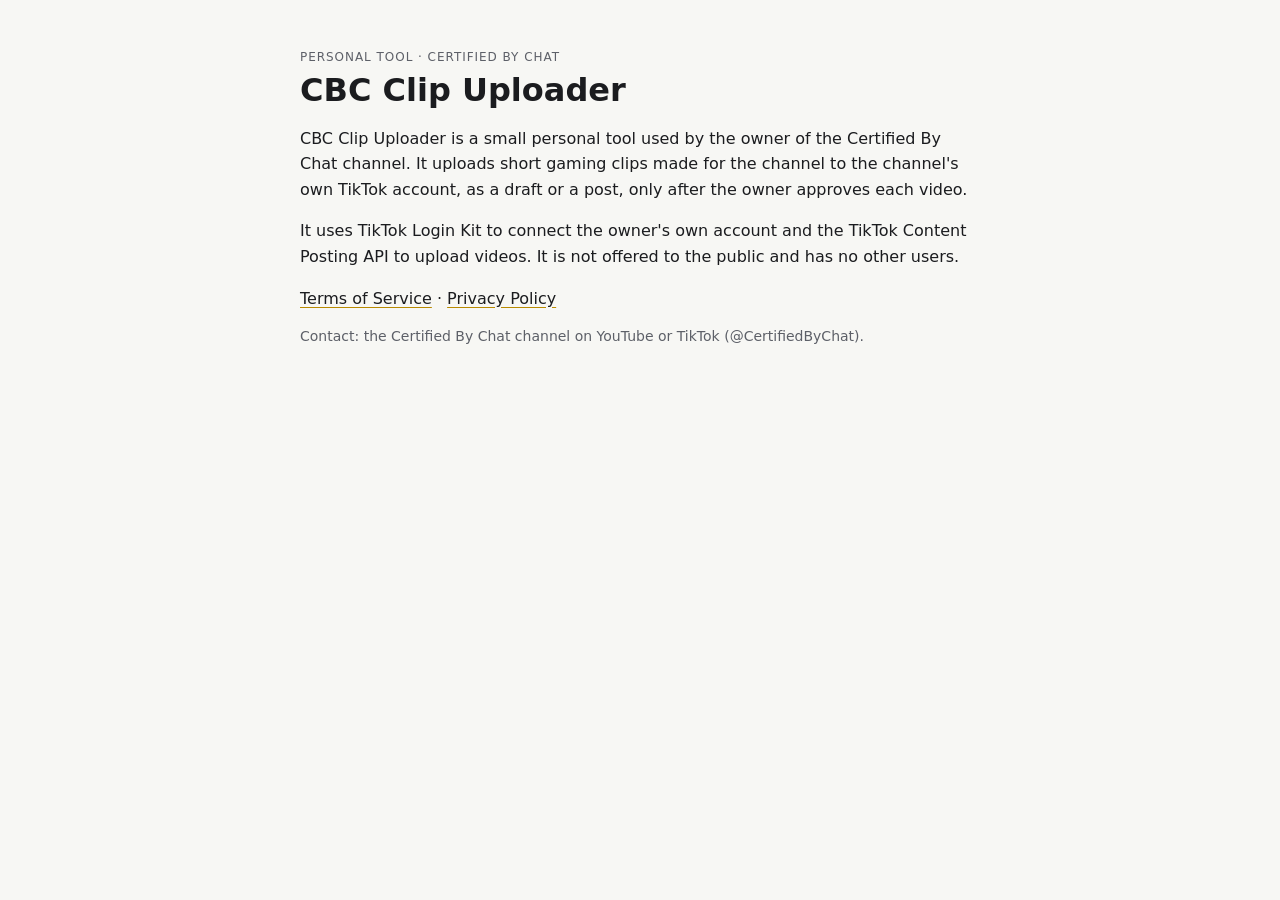
<file: index.html>
<!doctype html>
<html lang="en">
<head>
<meta charset="utf-8">
<meta name="viewport" content="width=device-width, initial-scale=1">
<title>CBC Clip Uploader</title>
<link rel="stylesheet" href="style.css">
</head>
<body>
<main>
  <p class="eyebrow">Personal tool · Certified By Chat</p>
  <h1>CBC Clip Uploader</h1>
  <p>CBC Clip Uploader is a small personal tool used by the owner of the Certified By Chat channel. It uploads short
     gaming clips made for the channel to the channel's own TikTok account, as a draft or a post, only after the owner
     approves each video.</p>
  <p>It uses TikTok Login Kit to connect the owner's own account and the TikTok Content Posting API to upload videos.
     It is not offered to the public and has no other users.</p>
  <nav><a href="terms.html">Terms of Service</a> · <a href="privacy.html">Privacy Policy</a></nav>
  <p class="meta">Contact: the Certified By Chat channel on YouTube or TikTok (@CertifiedByChat).</p>
</main>
</body>
</html>
</file>
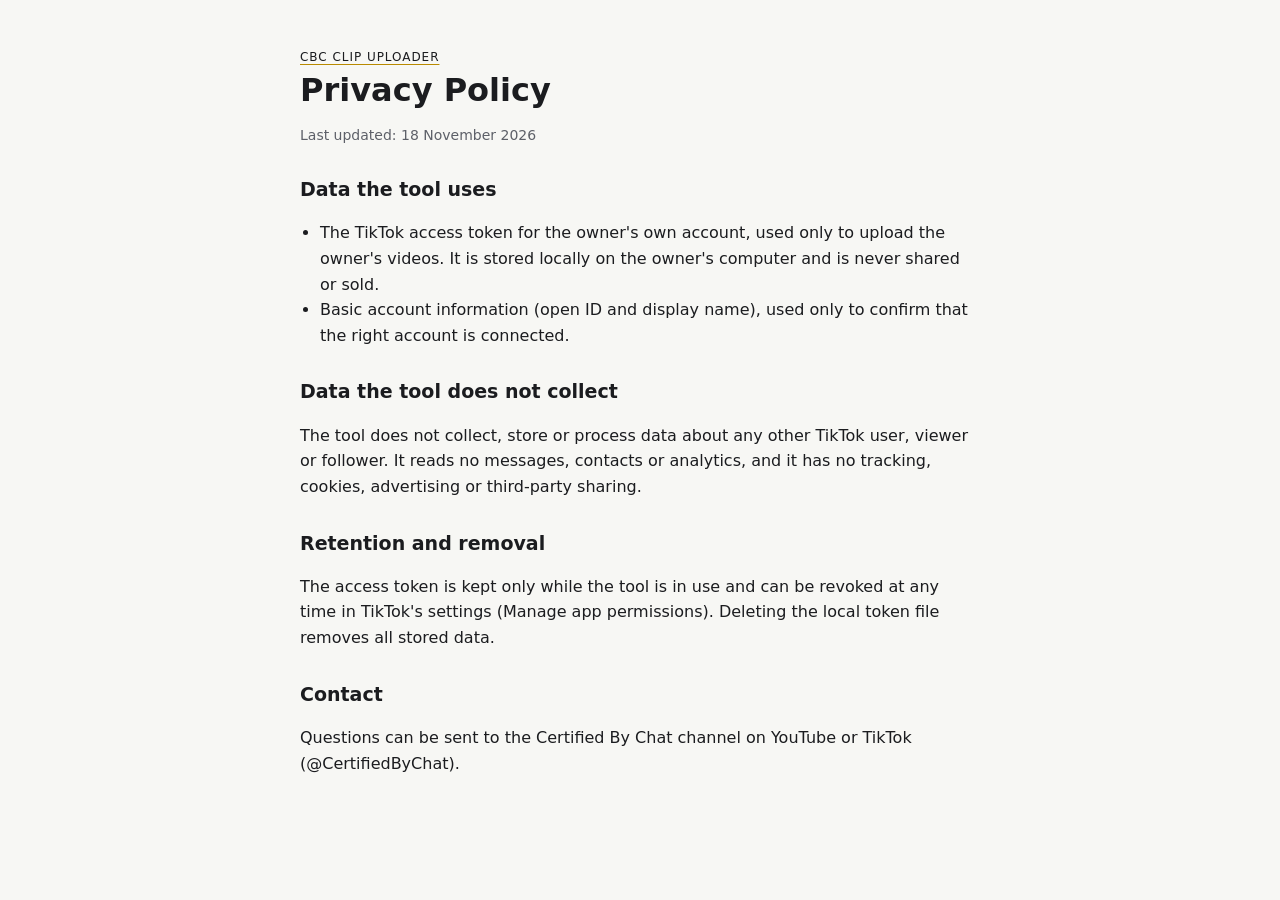
<file: privacy.html>
<!doctype html>
<html lang="en">
<head>
<meta charset="utf-8">
<meta name="viewport" content="width=device-width, initial-scale=1">
<title>Privacy Policy · CBC Clip Uploader</title>
<link rel="stylesheet" href="style.css">
</head>
<body>
<main>
  <p class="eyebrow"><a href="index.html">CBC Clip Uploader</a></p>
  <h1>Privacy Policy</h1>
  <p class="meta">Last updated: 18 November 2026</p>

  <h2>Data the tool uses</h2>
  <ul>
    <li>The TikTok access token for the owner's own account, used only to upload the owner's videos. It is stored
        locally on the owner's computer and is never shared or sold.</li>
    <li>Basic account information (open ID and display name), used only to confirm that the right account is
        connected.</li>
  </ul>

  <h2>Data the tool does not collect</h2>
  <p>The tool does not collect, store or process data about any other TikTok user, viewer or follower. It reads no
     messages, contacts or analytics, and it has no tracking, cookies, advertising or third-party sharing.</p>

  <h2>Retention and removal</h2>
  <p>The access token is kept only while the tool is in use and can be revoked at any time in TikTok's settings
     (Manage app permissions). Deleting the local token file removes all stored data.</p>

  <h2>Contact</h2>
  <p>Questions can be sent to the Certified By Chat channel on YouTube or TikTok (@CertifiedByChat).</p>
</main>
</body>
</html>
</file>
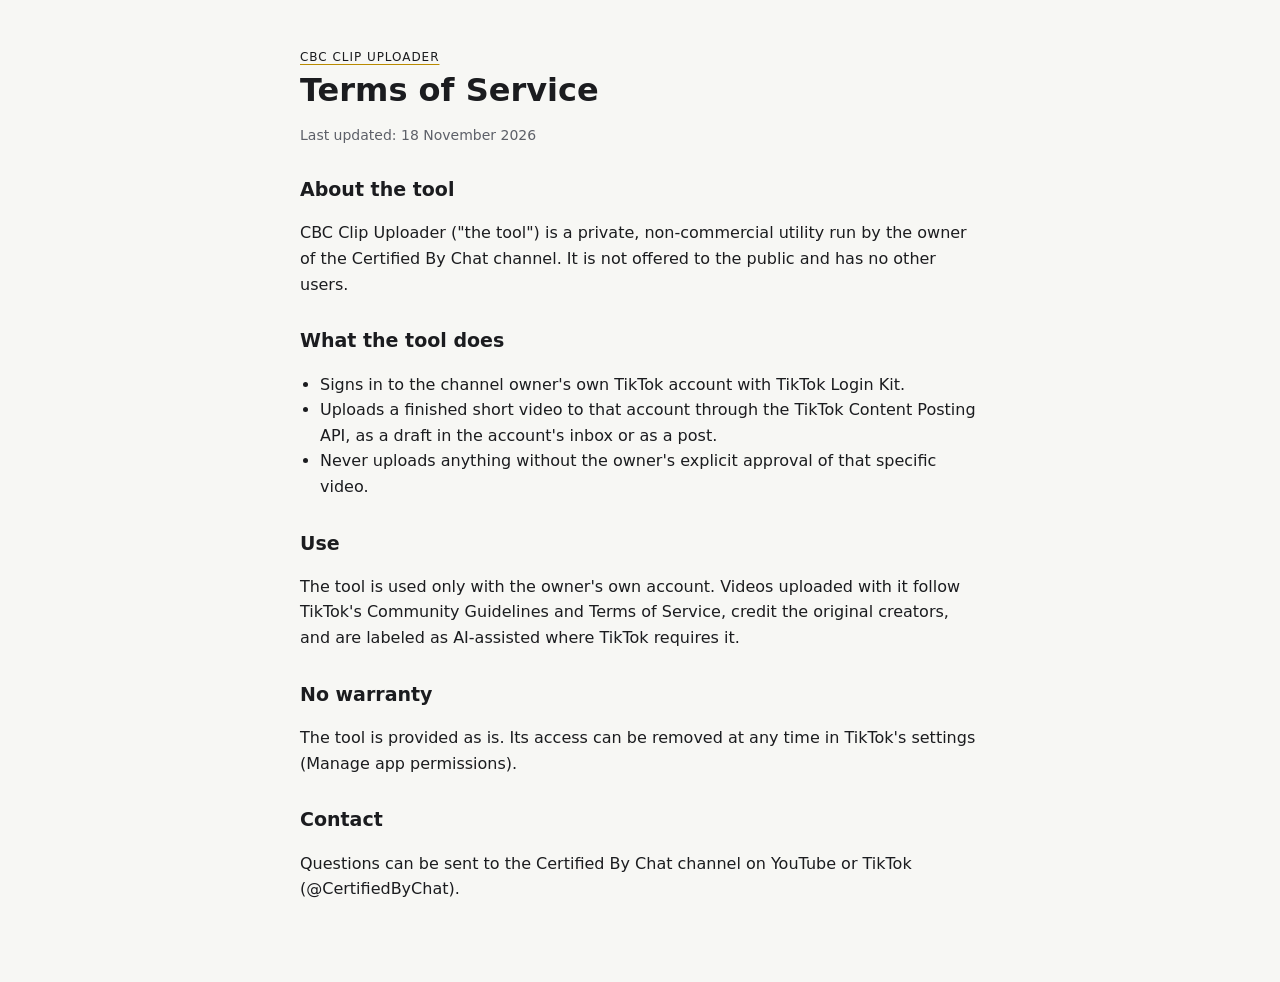
<file: terms.html>
<!doctype html>
<html lang="en">
<head>
<meta charset="utf-8">
<meta name="viewport" content="width=device-width, initial-scale=1">
<title>Terms of Service · CBC Clip Uploader</title>
<link rel="stylesheet" href="style.css">
</head>
<body>
<main>
  <p class="eyebrow"><a href="index.html">CBC Clip Uploader</a></p>
  <h1>Terms of Service</h1>
  <p class="meta">Last updated: 18 November 2026</p>

  <h2>About the tool</h2>
  <p>CBC Clip Uploader ("the tool") is a private, non-commercial utility run by the owner of the Certified By Chat
     channel. It is not offered to the public and has no other users.</p>

  <h2>What the tool does</h2>
  <ul>
    <li>Signs in to the channel owner's own TikTok account with TikTok Login Kit.</li>
    <li>Uploads a finished short video to that account through the TikTok Content Posting API, as a draft in the
        account's inbox or as a post.</li>
    <li>Never uploads anything without the owner's explicit approval of that specific video.</li>
  </ul>

  <h2>Use</h2>
  <p>The tool is used only with the owner's own account. Videos uploaded with it follow TikTok's Community Guidelines
     and Terms of Service, credit the original creators, and are labeled as AI-assisted where TikTok requires it.</p>

  <h2>No warranty</h2>
  <p>The tool is provided as is. Its access can be removed at any time in TikTok's settings (Manage app permissions).</p>

  <h2>Contact</h2>
  <p>Questions can be sent to the Certified By Chat channel on YouTube or TikTok (@CertifiedByChat).</p>
</main>
</body>
</html>
</file>
<file: style.css>
:root { --bg: #f7f7f4; --fg: #1b1c1f; --muted: #5d6068; --accent: #b98a00; }
@media (prefers-color-scheme: dark) { :root { --bg: #121316; --fg: #ececea; --muted: #a3a5ad; --accent: #ffd60a; } }
body { margin: 0; background: var(--bg); color: var(--fg); font: 16px/1.6 "Segoe UI", system-ui, -apple-system, sans-serif; }
main { max-width: 680px; margin: 0 auto; padding: 48px 16px 64px; }
h1 { font-size: 32px; line-height: 1.2; margin: 4px 0 8px; }
h2 { font-size: 19px; margin: 28px 0 6px; }
.eyebrow { font-size: 12px; letter-spacing: .08em; text-transform: uppercase; color: var(--muted); margin: 0; }
.meta { color: var(--muted); font-size: 14px; }
a { color: var(--fg); text-decoration-color: var(--accent); text-underline-offset: 3px; }
ul { padding-left: 20px; }
</file>
